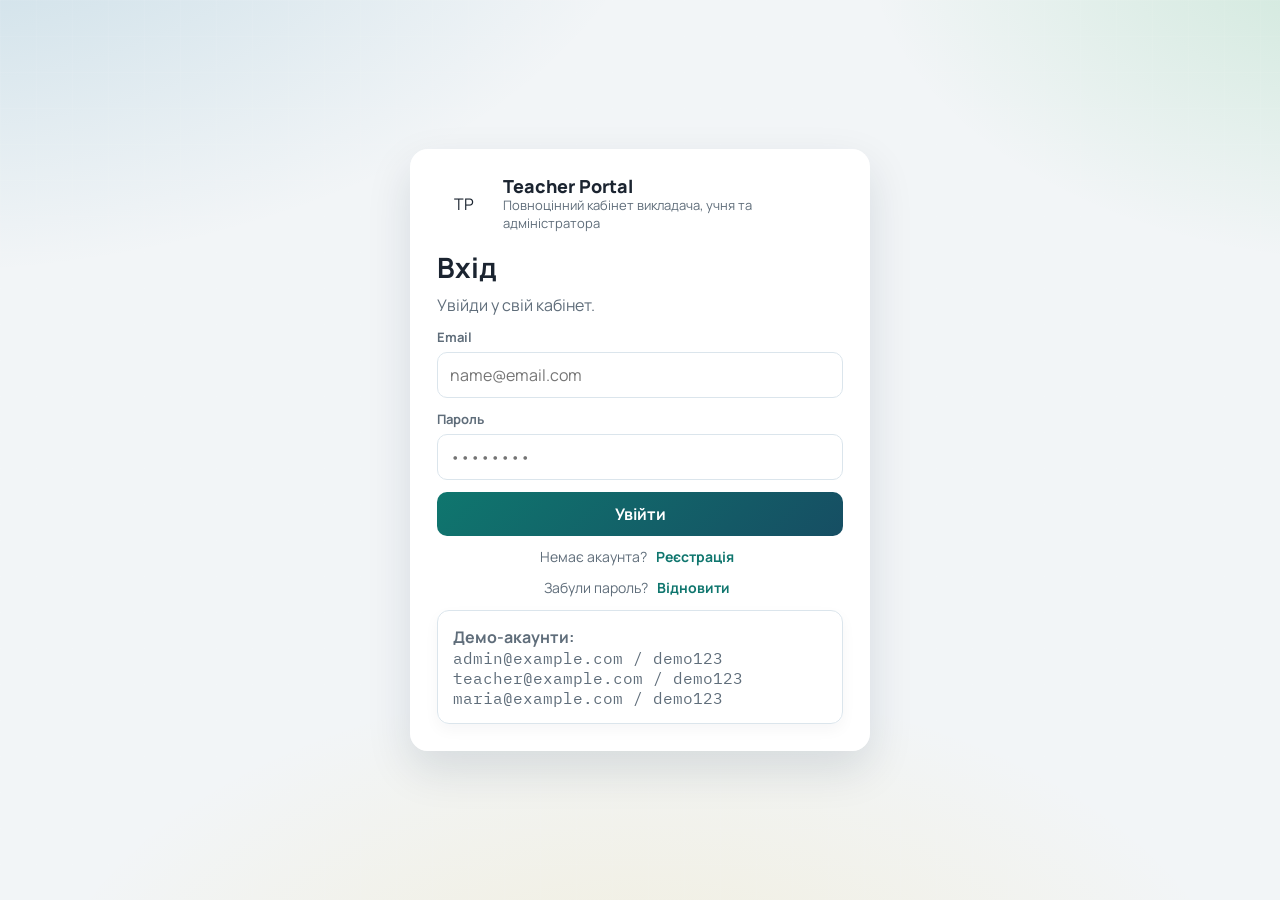
<file: index.new.html>
<!doctype html>
<html lang="uk">
<head>
  <meta charset="UTF-8" />
  <meta name="viewport" content="width=device-width, initial-scale=1.0" />
  <title>Teacher Portal - Кабінет викладача</title>
  <link rel="preconnect" href="https://fonts.googleapis.com" />
  <link rel="preconnect" href="https://fonts.gstatic.com" crossorigin />
  <link href="https://fonts.googleapis.com/css2?family=Manrope:wght@400;500;700;800&family=IBM+Plex+Mono:wght@400;500&display=swap" rel="stylesheet" />
  <link rel="stylesheet" href="./assets/styles.css" />
</head>
<body>
  <main id="appRoot"></main>
  <script src="./assets/app.js" defer></script>
</body>
</html>
</file>
<file: assets/styles.css>
:root {
  --bg: #f2f5f7;
  --surface: #ffffff;
  --surface-2: #f7fafc;
  --text: #1b2430;
  --muted: #5f6d7a;
  --line: #dbe5ec;
  --accent: #0f766e;
  --accent-2: #164e63;
  --danger: #dc2626;
  --success: #16a34a;
  --warning: #d97706;
  --radius: 12px;
  --shadow: 0 18px 45px rgba(7, 32, 55, 0.12);
}

* {
  box-sizing: border-box;
}

body {
  margin: 0;
  font-family: "Manrope", sans-serif;
  color: var(--text);
  background:
    radial-gradient(1300px 760px at -8% -20%, rgba(12, 113, 158, 0.22), transparent 60%),
    radial-gradient(900px 580px at 108% -8%, rgba(22, 163, 74, 0.18), transparent 58%),
    radial-gradient(1000px 620px at 50% 118%, rgba(234, 179, 8, 0.12), transparent 62%),
    var(--bg);
  min-height: 100vh;
  position: relative;
}

body::before {
  content: "";
  position: fixed;
  inset: 0;
  pointer-events: none;
  background:
    linear-gradient(rgba(255,255,255,0.22) 1px, transparent 1px),
    linear-gradient(90deg, rgba(255,255,255,0.22) 1px, transparent 1px);
  background-size: 36px 36px;
  opacity: 0.3;
  z-index: -1;
}

a {
  color: var(--accent);
}

.container {
  width: min(1180px, 94%);
  margin: 0 auto;
}

.auth-shell {
  min-height: 100vh;
  display: grid;
  place-items: center;
  padding: 26px 0;
}

.auth-card {
  width: min(460px, 94vw);
  background: rgba(255, 255, 255, 0.95);
  border: 1px solid rgba(255, 255, 255, 0.85);
  border-radius: 18px;
  padding: 26px;
  box-shadow: var(--shadow);
  backdrop-filter: blur(7px);
}

.brand {
  display: flex;
  align-items: center;
  gap: 12px;
  margin-bottom: 16px;
}

.brand-mark {
  width: 54px;
  height: 54px;
  flex: 0 0 auto;
  display: grid;
  place-items: center;
}

.horse-mark img {
  display: block;
  width: 100%;
  height: 100%;
  object-fit: contain;
}

.brand-title {
  font-size: 18px;
  font-weight: 800;
  line-height: 1.15;
}

.brand-sub {
  color: var(--muted);
  font-size: 13px;
}

h1 {
  margin: 0 0 8px;
  font-size: 28px;
}

p {
  margin: 0;
}

.muted {
  color: var(--muted);
}

.stack {
  display: grid;
  gap: 12px;
}

.field {
  display: grid;
  gap: 6px;
}

.field label {
  font-size: 13px;
  font-weight: 700;
  color: var(--muted);
}

.field-optional {
  font-weight: 500;
}

input,
select,
textarea,
button {
  font: inherit;
}

input,
select,
textarea {
  width: 100%;
  border: 1px solid var(--line);
  border-radius: 10px;
  padding: 11px 12px;
  background: white;
  color: var(--text);
}

textarea {
  min-height: 110px;
  resize: vertical;
}

input:focus,
select:focus,
textarea:focus {
  outline: 2px solid rgba(15, 118, 110, 0.14);
  border-color: var(--accent);
}

.row {
  display: flex;
  gap: 10px;
  align-items: center;
}

.row.wrap {
  flex-wrap: wrap;
}

.grid {
  display: grid;
  gap: 14px;
}

.grid.cols-2 {
  grid-template-columns: repeat(2, minmax(0, 1fr));
}

.btn {
  border: none;
  border-radius: 10px;
  padding: 11px 14px;
  cursor: pointer;
  font-weight: 700;
}

.btn.primary {
  background: linear-gradient(135deg, var(--accent), var(--accent-2));
  color: white;
}

.btn.secondary {
  background: #edf3f6;
  color: var(--text);
}

.btn.danger {
  background: #fee2e2;
  color: #991b1b;
}

.btn.small {
  padding: 7px 10px;
  border-radius: 8px;
  font-size: 13px;
}

.btn:disabled {
  opacity: 0.56;
  cursor: not-allowed;
}

.msg {
  border-radius: 10px;
  padding: 10px 12px;
  font-size: 14px;
}

.msg.error {
  background: #fee2e2;
  color: #991b1b;
  border: 1px solid #fecaca;
}

.msg.success {
  background: #dcfce7;
  color: #166534;
  border: 1px solid #bbf7d0;
}

.toggle-text {
  margin-top: 10px;
  text-align: center;
  color: var(--muted);
  font-size: 14px;
}

.toggle-text button {
  border: none;
  background: transparent;
  color: var(--accent);
  font-weight: 700;
  cursor: pointer;
}

.shell {
  min-height: 100vh;
}

.topbar {
  position: sticky;
  top: 0;
  z-index: 10;
  background: rgba(255, 255, 255, 0.84);
  backdrop-filter: blur(8px);
  border-bottom: 1px solid var(--line);
}

.topbar-inner {
  min-height: 72px;
  display: flex;
  justify-content: space-between;
  gap: 12px;
  align-items: center;
}

.role-badge {
  border-radius: 999px;
  padding: 4px 10px;
  font-size: 12px;
  font-weight: 700;
}

.role-admin {
  background: #fee2e2;
  color: #b91c1c;
}

.role-teacher {
  background: #dbeafe;
  color: #1d4ed8;
}

.role-student {
  background: #dcfce7;
  color: #15803d;
}

.tabs {
  display: flex;
  gap: 8px;
  margin: 16px 0;
  flex-wrap: wrap;
}

.tab-btn {
  border: 1px solid var(--line);
  background: white;
  border-radius: 999px;
  padding: 9px 12px;
  cursor: pointer;
  font-weight: 700;
  color: #304455;
}

.tab-btn.active {
  border-color: var(--accent);
  color: var(--accent);
  background: #ebfffc;
}

.panel {
  display: none;
}

.panel.active {
  display: block;
}

.card {
  border: 1px solid var(--line);
  border-radius: var(--radius);
  background: rgba(255, 255, 255, 0.9);
  box-shadow: 0 6px 15px rgba(7, 32, 55, 0.04);
  padding: 15px;
  backdrop-filter: blur(3px);
}

.card h3 {
  margin: 0 0 10px;
}

.list {
  display: grid;
  gap: 10px;
}

.item {
  border: 1px solid var(--line);
  border-radius: 10px;
  background: var(--surface-2);
  padding: 12px;
}

.item-head {
  display: flex;
  justify-content: space-between;
  gap: 8px;
  align-items: start;
}

.item-title {
  margin: 0;
  font-size: 16px;
}

.meta {
  margin-top: 5px;
  color: var(--muted);
  font-size: 13px;
}

.pill {
  display: inline-block;
  border-radius: 999px;
  padding: 4px 8px;
  font-size: 12px;
  font-weight: 700;
}

.pill.pending {
  background: #fef3c7;
  color: #92400e;
}

.pill.progress {
  background: #dbeafe;
  color: #1d4ed8;
}

.pill.done {
  background: #dcfce7;
  color: #166534;
}

.pill.cancelled {
  background: #fee2e2;
  color: #991b1b;
}

.mono {
  font-family: "IBM Plex Mono", monospace;
}

.filebox {
  background: #f8fafc;
  border: 1px dashed var(--line);
  border-radius: 9px;
  padding: 10px;
  margin-top: 8px;
}

.status-ok {
  color: var(--success);
  font-weight: 700;
}

.status-warn {
  color: var(--warning);
  font-weight: 700;
}

.danger-zone {
  border: 1px solid #fecaca;
  background: #fff1f2;
}

.hidden {
  display: none !important;
}

.calendar-layout {
  align-items: start;
}

.calendar-wrap {
  border: 1px solid var(--line);
  border-radius: 12px;
  padding: 10px;
  background: #fbfdff;
}

.calendar-toolbar {
  display: flex;
  justify-content: space-between;
  align-items: center;
  margin-bottom: 8px;
}

.calendar-grid {
  display: grid;
  grid-template-columns: repeat(7, minmax(0, 1fr));
  gap: 6px;
}

.calendar-grid.labels span {
  text-align: center;
  font-size: 12px;
  color: var(--muted);
  font-weight: 700;
}

.calendar-day {
  border: 1px solid var(--line);
  border-radius: 10px;
  min-height: 58px;
  background: white;
  cursor: pointer;
  display: flex;
  flex-direction: column;
  justify-content: space-between;
  align-items: flex-start;
  padding: 7px;
  color: var(--text);
}

.calendar-day.empty {
  border-style: dashed;
  background: #f8fafc;
  cursor: default;
}

.calendar-day.selected {
  border-color: var(--accent);
  box-shadow: inset 0 0 0 1px var(--accent);
}

.calendar-day.today {
  background: #ecfeff;
}

.calendar-count {
  align-self: flex-end;
  background: #dbeafe;
  color: #1d4ed8;
  border-radius: 999px;
  font-size: 11px;
  padding: 2px 7px;
  font-weight: 700;
}

.lesson-card {
  width: 100%;
  text-align: left;
  border: 1px solid var(--line);
  border-radius: 10px;
  padding: 10px;
  background: #f8fbff;
  cursor: pointer;
}

.lesson-card.active {
  border-color: var(--accent);
  background: #ecfeff;
}

.stats-grid {
  grid-template-columns: repeat(4, minmax(0, 1fr));
}

.stat-card {
  padding: 12px;
}

.stat-value {
  font-size: 30px;
  font-weight: 800;
  line-height: 1.1;
  margin-top: 6px;
  color: #0b3a53;
}

.lesson-card-head {
  display: flex;
  justify-content: space-between;
  gap: 8px;
  align-items: center;
  margin-bottom: 4px;
}

.modal {
  position: fixed;
  inset: 0;
  background: rgba(11, 18, 26, 0.45);
  display: none;
  align-items: center;
  justify-content: center;
  padding: 16px;
  z-index: 100;
}

.modal.open {
  display: flex;
}

.modal-card {
  width: min(700px, 95vw);
  max-height: 92vh;
  overflow: auto;
  background: white;
  border-radius: 16px;
  border: 1px solid var(--line);
  box-shadow: var(--shadow);
  padding: 16px;
}

.modal-head {
  display: flex;
  justify-content: space-between;
  align-items: center;
  gap: 8px;
  margin-bottom: 12px;
}

@media (max-width: 980px) {
  .grid.cols-2 {
    grid-template-columns: 1fr;
  }

  .stats-grid {
    grid-template-columns: repeat(2, minmax(0, 1fr));
  }
}

@media (max-width: 720px) {
  h1 {
    font-size: 24px;
  }

  .topbar-inner {
    min-height: 64px;
    align-items: start;
    padding: 10px 0;
    flex-direction: column;
  }

  .item-head {
    flex-direction: column;
  }
}

/* Production portal layout. The older prototype rules above remain isolated by its markup. */
.production-app {
  min-height: 100vh;
}

.wide-card {
  width: min(880px, 94vw);
  padding: 20px;
}

.plain-card {
  box-shadow: none;
  background: #fff;
}

.auth-columns,
.work-grid,
.calendar-workspace {
  display: grid;
  gap: 16px;
}

.auth-columns,
.work-grid {
  grid-template-columns: repeat(2, minmax(0, 1fr));
}

.auth-columns {
  align-items: stretch;
}

.auth-columns .plain-card {
  padding: 18px;
  height: 100%;
}

.auth-columns .stack {
  gap: 10px;
}

.auth-columns .field {
  gap: 5px;
}

.auth-columns input,
.auth-columns select {
  padding: 9px 10px;
}

.auth-columns .btn:not(.small) {
  padding: 10px 12px;
}

.auth-login-emblem {
  display: grid;
  place-items: center;
  margin: 2px 0 0;
}

.auth-login-mark {
  width: 196px;
  height: 196px;
}

.auth-login-mark img {
  filter: contrast(1.06) saturate(1.04);
}

.auth-columns.single-column {
  grid-template-columns: minmax(0, 1fr);
}

.student-internal-form {
  display: grid;
  gap: 16px;
}

.student-statistics {
  display: grid;
  gap: 14px;
  margin-top: 20px;
  padding-top: 18px;
  border-top: 1px solid var(--line);
}

.student-stats-head {
  display: flex;
  align-items: end;
  justify-content: space-between;
  gap: 16px;
}

.student-stats-head h3,
.student-finance h4 {
  margin: 0;
}

.student-stats-head .muted {
  margin: 4px 0 0;
}

.student-stats-range {
  display: flex;
  align-items: end;
  flex-wrap: wrap;
  gap: 8px;
}

.student-stats-range label {
  display: grid;
  gap: 5px;
  color: var(--muted);
  font-size: 13px;
  font-weight: 700;
}

.student-stats-range input {
  padding: 8px 10px;
}

.student-stats-panel,
.student-finance {
  display: grid;
  gap: 10px;
}

.student-stats-grid {
  display: grid;
  grid-template-columns: repeat(5, minmax(0, 1fr));
  gap: 10px;
}

.student-stats-grid.finance-grid {
  grid-template-columns: repeat(3, minmax(0, 1fr));
}

.student-statistic-metric {
  display: grid;
  gap: 5px;
  min-height: 82px;
  padding: 11px;
  border: 1px solid var(--line);
  border-radius: 10px;
  background: #fbfdff;
}

.student-statistic-metric span {
  color: var(--muted);
  font-size: 12px;
}

.student-statistic-metric strong {
  align-self: end;
  color: #0d3d50;
  font-size: 20px;
}

.student-finance-note {
  margin: 0;
  color: var(--muted);
  font-size: 13px;
}

.school-shell {
  min-height: 100vh;
  padding-bottom: 38px;
}

.school-header {
  position: sticky;
  top: 0;
  z-index: 10;
  border-bottom: 1px solid rgba(219, 229, 236, 0.85);
  background: rgba(250, 253, 254, 0.86);
  backdrop-filter: blur(14px);
}

.school-header-inner {
  min-height: 76px;
  display: flex;
  align-items: center;
  justify-content: space-between;
  gap: 16px;
}

.school-header .brand {
  margin: 0;
}

.header-actions,
.mode-switch,
.role-badges,
.role-options {
  display: flex;
  align-items: center;
  gap: 7px;
}

.header-actions {
  justify-content: flex-end;
}

.mode-switch {
  padding: 3px;
  border: 1px solid var(--line);
  border-radius: 10px;
  background: #fff;
}

.mode-switch-item {
  border: 0;
  border-radius: 7px;
  padding: 6px 9px;
  background: transparent;
  color: var(--muted);
  cursor: pointer;
  font: inherit;
  font-size: 12px;
  font-weight: 700;
}

.mode-switch-item.active {
  background: var(--accent-soft);
  color: var(--accent);
}

.school-layout {
  display: grid;
  grid-template-columns: 220px minmax(0, 1fr);
  gap: 26px;
  padding-top: 26px;
}

.school-nav {
  position: sticky;
  top: 100px;
  height: fit-content;
  display: grid;
  gap: 6px;
  padding: 8px;
  border: 1px solid rgba(219, 229, 236, 0.9);
  border-radius: 14px;
  background: rgba(255, 255, 255, 0.68);
  backdrop-filter: blur(8px);
}

.nav-item {
  border: 0;
  border-radius: 9px;
  padding: 10px 12px;
  color: #425466;
  background: transparent;
  text-align: left;
  cursor: pointer;
  font-weight: 700;
}

.nav-item:hover,
.nav-item.active {
  background: #e7f7f4;
  color: #0f625c;
}

.school-content {
  min-width: 0;
  display: grid;
  gap: 18px;
}

.page-heading {
  display: flex;
  justify-content: space-between;
  gap: 18px;
  align-items: end;
}

.page-heading h1 {
  font-size: clamp(25px, 3vw, 34px);
  letter-spacing: -0.7px;
}

.eyebrow {
  margin-bottom: 5px;
  color: #0f766e;
  font-size: 12px;
  font-weight: 800;
  letter-spacing: 0.08em;
  text-transform: uppercase;
}

.metric-grid {
  display: grid;
  grid-template-columns: repeat(5, minmax(0, 1fr));
  gap: 12px;
}

.metric-card {
  min-height: 118px;
  padding: 15px;
  border: 1px solid rgba(219, 229, 236, 0.96);
  border-radius: 13px;
  background: rgba(255, 255, 255, 0.82);
  box-shadow: 0 6px 18px rgba(7, 32, 55, 0.035);
}

.metric-card strong {
  display: block;
  margin: 7px 0 2px;
  color: #0d3d50;
  font-size: 25px;
  line-height: 1.16;
}

.metric-label {
  color: #526578;
  font-size: 12px;
  font-weight: 700;
}

.calendar-workspace {
  grid-template-columns: minmax(0, 1.4fr) minmax(280px, 0.8fr);
  align-items: start;
}

.calendar-actions,
.calendar-header {
  display: flex;
  justify-content: space-between;
  align-items: center;
  gap: 10px;
}

.calendar-actions {
  margin-bottom: 14px;
}

.calendar-actions h2,
.card h2 {
  margin: 0 0 12px;
  font-size: 18px;
}

.calendar-actions h2 {
  margin: 0;
}

.calendar-header {
  margin-bottom: 12px;
  text-transform: capitalize;
}

.icon-btn {
  display: grid;
  width: 34px;
  height: 34px;
  place-items: center;
  border: 1px solid var(--line);
  border-radius: 9px;
  background: #fff;
  color: #17445a;
  cursor: pointer;
  font-size: 24px;
  line-height: 1;
}

.calendar-weekdays {
  display: grid;
  grid-template-columns: repeat(7, minmax(0, 1fr));
  margin-bottom: 6px;
}

.calendar-weekdays span {
  color: var(--muted);
  text-align: center;
  font-size: 11px;
  font-weight: 800;
}

.calendar-grid .calendar-day {
  display: flex;
  justify-content: space-between;
  align-items: flex-start;
  min-height: 64px;
  padding: 8px;
  color: var(--text);
  font-weight: 700;
}

.calendar-grid .calendar-day.blank {
  min-height: 64px;
  border-style: dashed;
  opacity: 0.35;
}

.calendar-count {
  background: #d2f2ed;
  color: #0b635d;
}

.day-column {
  min-height: 300px;
}

.day-column > .list {
  margin-top: 10px;
}

.status,
.submission-status {
  display: inline-flex;
  width: fit-content;
  border-radius: 999px;
  padding: 4px 8px;
  font-size: 11px;
  font-weight: 800;
  white-space: nowrap;
}

.status-planned,
.submission-not_started {
  background: #e8eff7;
  color: #38617b;
}

.status-completed,
.submission-reviewed {
  background: #dff7e9;
  color: #167341;
}

.status-cancelled,
.submission-needs_revision {
  background: #fff0d9;
  color: #a4510d;
}

.status-cancelled_paid,
.submission-submitted {
  background: #f1e8ff;
  color: #7041a8;
}

.lesson-focus {
  display: grid;
  gap: 4px;
}

.lesson-homework {
  display: grid;
  gap: 8px;
  margin-top: 12px;
}

.linked-homework-card {
  display: grid;
  gap: 3px;
}

.homework-preview {
  display: grid;
  gap: 9px;
}

.homework-text p {
  margin: 5px 0 0;
  white-space: pre-wrap;
}

.exercise-layout {
  display: grid;
  grid-template-columns: minmax(260px, 0.9fr) minmax(0, 1.4fr);
  gap: 16px;
  align-items: start;
}

.exercise-kind-fields {
  display: none;
  gap: 10px;
}

.exercise-kind-fields.is-visible {
  display: grid;
}

.exercise-import-fields {
  display: grid;
  gap: 8px;
}

.exercise-import-fields.is-hidden {
  display: none;
}

.exercise-import-preview:not(:empty) {
  display: grid;
  gap: 8px;
}

.exercise-import-list {
  display: grid;
  gap: 5px;
  margin: 0;
  padding-left: 22px;
  color: var(--ink);
}

.exercise-kind-badge,
.exercise-status {
  display: inline-flex;
  width: fit-content;
  border-radius: 999px;
  padding: 4px 8px;
  font-size: 11px;
  font-weight: 800;
  white-space: nowrap;
}

.exercise-kind-badge {
  color: #38617b;
  background: #e8eff7;
}

.exercise-status-not_started {
  color: #38617b;
  background: #e8eff7;
}

.exercise-status-completed,
.exercise-status-reviewed {
  color: #167341;
  background: #dff7e9;
}

.exercise-status-submitted {
  color: #7041a8;
  background: #f1e8ff;
}

.exercise-prompt {
  margin-top: 8px;
  white-space: pre-wrap;
  line-height: 1.55;
}

.exercise-link {
  display: inline-block;
  margin-top: 8px;
  color: #0f766e;
  font-size: 13px;
  font-weight: 800;
}

.exercise-assignment-card {
  display: grid;
  gap: 3px;
}

.exercise-options {
  display: grid;
  gap: 8px;
}

.exercise-option {
  display: flex;
  align-items: center;
  gap: 9px;
  padding: 10px 12px;
  border: 1px solid var(--line);
  border-radius: 9px;
  background: #fbfdff;
  cursor: pointer;
}

.exercise-option:has(input:checked) {
  border-color: var(--accent);
  background: #ecfeff;
}

.exercise-option input {
  width: auto;
  margin: 0;
}

.homework-exercises {
  display: grid;
  gap: 12px;
  margin-top: 16px;
}

.homework-exercises h3 {
  margin: 0;
}

.exercise-homework {
  display: grid;
  gap: 8px;
}

.exercise-summary,
.teacher-exercise-summary {
  display: flex;
  align-items: center;
  justify-content: space-between;
  gap: 12px;
  cursor: pointer;
}

.exercise-summary {
  padding: 1px 0;
}

.exercise-homework-content {
  display: grid;
  gap: 8px;
  margin-top: 12px;
}

.exercise-question-list {
  display: grid;
  gap: 12px;
}

.exercise-question {
  display: grid;
  gap: 9px;
  min-width: 0;
  margin: 0;
  padding: 12px;
  border: 1px solid var(--line);
  border-radius: 10px;
  background: #fbfdff;
}

.exercise-question legend {
  padding: 0 4px;
  color: var(--ink);
  font-weight: 750;
}

.exercise-question label {
  display: grid;
  gap: 8px;
  color: var(--ink);
  font-weight: 750;
}

.exercise-question.is-correct {
  border-color: #86d3a5;
  background: #f0fcf4;
}

.exercise-question.is-incorrect {
  border-color: #f2aaa9;
  background: #fff7f7;
}

.exercise-option.is-correct {
  border-color: #86d3a5;
  background: #e6f9ed;
}

.exercise-option.is-incorrect {
  border-color: #f2aaa9;
  background: #ffeaea;
}

.exercise-question input.is-correct {
  border-color: #4ba970;
  background: #f4fcf6;
}

.exercise-question input.is-incorrect {
  border-color: #dc7774;
  background: #fffafa;
}

.word-order-question,
.word-order-answer,
.word-order-bank {
  display: grid;
  gap: 8px;
}

.word-order-answer-tokens,
.word-order-bank-tokens {
  display: flex;
  flex-wrap: wrap;
  gap: 7px;
  min-height: 42px;
  padding: 8px;
  border: 1px dashed var(--line);
  border-radius: 8px;
  background: #fff;
}

.word-order-answer-tokens {
  border-color: #8ec8c2;
  background: #f4fbfa;
}

.word-order-answer-token,
.word-order-bank-token {
  border: 1px solid #b8ded9;
  border-radius: 8px;
  padding: 7px 10px;
  color: #155e63;
  background: #fff;
  cursor: pointer;
  font: inherit;
  font-size: 14px;
  font-weight: 750;
}

.word-order-answer-token {
  border-color: #8ec8c2;
  background: #dff4f0;
}

.word-order-bank-token:hover:not(:disabled) {
  border-color: var(--accent);
  background: #eaf7f5;
}

.word-order-bank-token:disabled {
  cursor: default;
  opacity: 0.45;
}

.matching-board {
  display: grid;
  gap: 10px;
}

.matching-columns {
  display: grid;
  grid-template-columns: repeat(2, minmax(0, 1fr));
  gap: 10px;
}

.matching-column,
.matching-list {
  display: grid;
  gap: 7px;
}

.matching-column {
  padding: 10px;
  border: 1px solid var(--line);
  border-radius: 10px;
  background: #fbfdff;
}

.matching-option {
  display: flex;
  width: 100%;
  min-height: 40px;
  align-items: center;
  justify-content: space-between;
  gap: 8px;
  border: 1px solid var(--line);
  border-radius: 8px;
  padding: 8px 10px;
  color: var(--ink);
  background: #fff;
  cursor: pointer;
  font: inherit;
  text-align: left;
}

.matching-option:hover:not(:disabled) {
  border-color: var(--accent);
  background: #eaf7f5;
}

.matching-option small {
  color: var(--muted);
  font-size: 12px;
  text-align: right;
}

.matching-option.is-selected {
  border-color: #16877f;
  box-shadow: 0 0 0 2px rgba(22, 135, 127, 0.14);
}

.matching-option.is-matched {
  border-color: #8ec8c2;
  background: #f4fbfa;
}

.matching-option.is-used,
.matching-option:disabled {
  cursor: default;
  opacity: 0.48;
}

.matching-left.is-correct {
  border-color: #86d3a5;
  background: #e6f9ed;
}

.matching-left.is-incorrect {
  border-color: #f2aaa9;
  background: #ffeaea;
}

.exercise-feedback {
  margin: 0;
  font-size: 13px;
  font-weight: 800;
}

.exercise-feedback.is-correct {
  color: #167341;
}

.exercise-feedback.is-incorrect {
  color: #b64744;
}

.teacher-homework-exercises {
  display: grid;
  gap: 10px;
  margin-top: 14px;
}

.teacher-homework-exercises h3 {
  margin: 0;
  font-size: 16px;
}

.teacher-homework-exercise {
  display: grid;
  gap: 9px;
  padding: 12px;
  border: 1px solid var(--line);
  border-radius: 10px;
  background: #fbfdff;
}

.teacher-homework-exercise-content {
  display: grid;
  gap: 9px;
  margin-top: 10px;
}

.teacher-exercise-attempts {
  display: grid;
  gap: 8px;
}

.teacher-exercise-attempt {
  border: 1px solid var(--line);
  border-radius: 9px;
  background: #fff;
}

.teacher-exercise-attempt summary {
  display: flex;
  justify-content: space-between;
  gap: 12px;
  padding: 10px 12px;
  cursor: pointer;
}

.teacher-exercise-answers {
  display: grid;
  gap: 9px;
  padding: 0 12px 12px;
}

.teacher-exercise-question {
  display: grid;
  gap: 8px;
  padding: 10px;
  border-left: 3px solid var(--line);
  background: #fbfdff;
}

.teacher-exercise-question.is-correct {
  border-left-color: #4ba970;
  background: #f4fcf6;
}

.teacher-exercise-question.is-incorrect {
  border-left-color: #dc7774;
  background: #fffafa;
}

.teacher-exercise-options {
  display: grid;
  gap: 5px;
}

.teacher-exercise-option,
.teacher-exercise-text-answer {
  display: flex;
  justify-content: space-between;
  gap: 10px;
  padding: 7px 9px;
  border: 1px solid var(--line);
  border-radius: 7px;
  background: #fff;
}

.teacher-exercise-option span {
  color: var(--muted);
  font-size: 12px;
  font-weight: 750;
  white-space: nowrap;
}

.teacher-exercise-option.is-correct,
.teacher-exercise-text-answer.is-correct {
  border-color: #86d3a5;
  background: #e6f9ed;
}

.teacher-exercise-option.is-incorrect,
.teacher-exercise-text-answer.is-incorrect {
  border-color: #f2aaa9;
  background: #ffeaea;
}

.wordwall-box {
  display: grid;
  gap: 8px;
  margin-top: 12px;
  padding: 12px;
  border: 1px dashed #8ec8c2;
  border-radius: 10px;
  background: #f4fbfa;
}

.wordwall-box p {
  margin: 0;
  color: var(--muted);
  line-height: 1.55;
}

.two-fields,
.three-fields {
  display: grid;
  grid-template-columns: repeat(2, minmax(0, 1fr));
  gap: 10px;
}

.three-fields {
  grid-template-columns: repeat(3, minmax(0, 1fr));
}

select[multiple] {
  min-height: 120px;
}

.relation-summary,
.relation-editor-actions {
  display: flex;
  align-items: center;
  flex-wrap: wrap;
  gap: 8px;
}

.relation-summary .item-actions {
  margin-left: auto;
}

.relation-editor,
.user-editor {
  display: grid;
  gap: 10px;
  margin-top: 12px;
  padding-top: 12px;
  border-top: 1px dashed var(--line);
}

.relation-editor .field {
  max-width: 360px;
}

.user-editor .two-fields {
  max-width: 760px;
}

.chip-row {
  display: flex;
  flex-wrap: wrap;
  gap: 8px;
}

.subject-chip {
  display: inline-flex;
  align-items: center;
  gap: 7px;
  padding: 7px 9px;
  border: 1px solid var(--line);
  border-radius: 999px;
  background: #f8fbfc;
  font-size: 13px;
  font-weight: 700;
}

.subject-chip i {
  width: 9px;
  height: 9px;
  border-radius: 50%;
}

.inline-form {
  display: flex;
  flex-wrap: wrap;
  align-items: center;
  gap: 7px;
  margin-top: 10px;
}

.inline-form select {
  width: auto;
  min-width: 140px;
  padding: 7px 9px;
}

.role-options {
  flex-wrap: wrap;
}

.role-option {
  display: inline-flex;
  align-items: center;
  gap: 5px;
  color: var(--text);
  font-size: 13px;
  font-weight: 700;
  cursor: pointer;
}

.role-option input {
  width: auto;
  margin: 0;
}

.amount-positive {
  color: #167341;
}

.amount-negative {
  color: #b42318;
}

.process-note,
.feedback-box {
  border-left: 3px solid #38a99f;
  border-radius: 8px;
  background: #f0faf8;
  padding: 12px;
  color: #31505a;
  line-height: 1.75;
}

.feedback-box {
  margin-top: 12px;
}

.attachment-list {
  display: grid;
  gap: 6px;
  margin-top: 10px;
}

.attachment {
  width: fit-content;
  max-width: 100%;
  overflow: hidden;
  border: 0;
  padding: 0;
  color: #0f766e;
  background: transparent;
  cursor: pointer;
  text-align: left;
  text-overflow: ellipsis;
  white-space: nowrap;
  font-size: 13px;
  font-weight: 700;
}

.attachment span {
  color: var(--muted);
  font-weight: 500;
}

.item-actions {
  display: flex;
  align-items: center;
  justify-content: flex-end;
  flex-wrap: wrap;
  gap: 8px;
}

.student-internal-card {
  margin-top: 16px;
}

.compact-grid {
  margin-top: 14px;
  align-items: start;
}

.note-list {
  display: grid;
  gap: 8px;
}

.internal-note {
  display: grid;
  gap: 5px;
  padding: 10px 12px;
  border: 1px solid var(--line);
  border-radius: 10px;
  background: #fbfdff;
  line-height: 1.5;
}

.media-capture {
  width: fit-content;
}

.media-capture-row {
  display: flex;
  flex-wrap: wrap;
  gap: 8px;
}

.media-capture-compact {
  border: 1px solid #b8ded9;
  border-radius: 8px;
  padding: 7px 10px;
  color: #0f766e;
  background: #f1faf8;
  cursor: pointer;
  font: inherit;
  font-size: 13px;
  font-weight: 800;
}

.media-capture-compact:hover {
  border-color: var(--accent);
  background: #e5f6f3;
}

.media-capture-details {
  display: none;
}

.media-capture.is-active,
.media-capture.has-recording {
  width: 100%;
}

.media-capture.is-active .media-capture-compact,
.media-capture.has-recording .media-capture-compact {
  display: none;
}

.media-capture.is-active .media-capture-details,
.media-capture.has-recording .media-capture-details {
  display: grid;
  gap: 8px;
  padding: 11px;
  border: 1px dashed #8ec8c2;
  border-radius: 10px;
  background: #f4fbfa;
}

.media-capture-actions {
  display: flex;
  flex-wrap: wrap;
  gap: 8px;
}

.media-preview audio,
.media-preview video {
  display: block;
  width: 100%;
  max-width: 340px;
}

.empty-state {
  padding: 16px;
  border: 1px dashed var(--line);
  border-radius: 10px;
  color: var(--muted);
  background: #fbfdff;
  text-align: center;
  font-size: 14px;
}

.exercise-group-chips {
  display: flex;
  flex-wrap: wrap;
  gap: 8px;
  margin-top: 14px;
}

.exercise-group-chip {
  display: inline-flex;
  align-items: center;
  gap: 7px;
  padding: 6px 8px 6px 10px;
  border: 1px solid #b8ded9;
  border-radius: 999px;
  color: #0f766e;
  background: #f1faf8;
  font-size: 13px;
  font-weight: 800;
}

.exercise-group-chip button {
  width: 19px;
  height: 19px;
  border: 0;
  border-radius: 50%;
  color: #7a3030;
  background: #fde8e8;
  cursor: pointer;
  font: inherit;
  font-size: 16px;
  line-height: 1;
}

.exercise-library-groups {
  display: grid;
  gap: 18px;
}

.exercise-library-group {
  display: grid;
  gap: 8px;
}

.exercise-library-group h3 {
  margin: 0;
  font-size: 15px;
}

.exercise-template-picker {
  display: grid;
  gap: 10px;
}

.exercise-template-picker .field {
  margin: 0;
}

.exercise-template-picker-groups {
  display: grid;
  gap: 8px;
}

.exercise-template-picker-group {
  overflow: hidden;
  border: 1px solid var(--line);
  border-radius: 10px;
  background: #fff;
}

.exercise-template-picker-group summary {
  display: flex;
  align-items: center;
  justify-content: space-between;
  gap: 10px;
  padding: 10px 12px;
  cursor: pointer;
}

.exercise-template-picker-options {
  display: grid;
  gap: 6px;
  padding: 0 10px 10px;
}

.exercise-template-picker-option {
  display: grid;
  grid-template-columns: auto minmax(0, 1fr) auto;
  align-items: center;
  gap: 8px;
  padding: 8px 9px;
  border-radius: 8px;
  background: #f7fbfc;
  color: var(--text);
  cursor: pointer;
  font-size: 14px;
}

.exercise-template-picker-option:hover {
  background: #eaf7f5;
}

.exercise-template-picker-option input {
  width: auto;
  margin: 0;
}

.exercise-template-picker-option small {
  color: var(--muted);
  font-size: 12px;
  text-align: right;
}

.exercise-template-picker-group[hidden],
.exercise-template-picker-option[hidden] {
  display: none;
}

.sr-only {
  position: absolute;
  width: 1px;
  height: 1px;
  padding: 0;
  overflow: hidden;
  clip: rect(0, 0, 0, 0);
  white-space: nowrap;
  border: 0;
}

.homework-filters {
  display: grid;
  grid-template-columns: repeat(2, minmax(0, 1fr));
  gap: 10px;
  margin: 0 0 14px;
}

.student-homework-filters {
  max-width: 300px;
}

.loading-overlay {
  position: fixed;
  inset: 0;
  z-index: 100;
  display: none;
  place-content: center;
  justify-items: center;
  gap: 10px;
  color: #fff;
  background: rgba(17, 42, 57, 0.38);
  backdrop-filter: blur(2px);
  font-weight: 800;
}

.loading-overlay.is-visible {
  display: grid;
}

/* Horse loading
.loading-horse {
  width: 72px;
  height: 96px;
  display: block;
  background: url("./running-horse-sprite.png") 0 0 / 400% 100% no-repeat;
  filter: drop-shadow(0 3px 3px rgba(3, 30, 38, 0.3));
  animation: horse-gallop 0.92s steps(1, end) infinite;
}
*/

/* Horse loading with background
.loading-horse {
  position: relative;
  width: 176px;
  height: 108px;
  display: grid;
  place-items: center;
  overflow: hidden;
  border-radius: 18px;
  background: url("./loader-meadow-background.jpg") center / cover no-repeat;
  box-shadow: inset 0 0 0 1px rgba(255, 255, 255, 0.32), 0 10px 20px rgba(4, 24, 34, 0.24);
}

.loading-horse::before {
  content: "";
  position: absolute;
  z-index: 0;
  left: 50%;
  bottom: 17px;
  width: 76px;
  height: 9px;
  border-radius: 50%;
  background: rgba(23, 63, 35, 0.33);
  filter: blur(3px);
  transform: translateX(-50%);
}

.loading-horse-sprite {
  position: relative;
  z-index: 1;
  width: 72px;
  height: 96px;
  display: block;
  background: url("./running-horse-sprite.png") 0 0 / 400% 100% no-repeat;
  filter: drop-shadow(0 3px 3px rgba(3, 30, 38, 0.3));
  animation: horse-gallop 0.92s steps(1, end) infinite;
}
*/

/* Shared animation for the two horse loading variants above.
@keyframes horse-gallop {
  0%, 24.99% { background-position: 0 0; }
  25%, 49.99% { background-position: 33.333% 0; }
  50%, 74.99% { background-position: 66.667% 0; }
  75%, 100% { background-position: 100% 0; }
}
*/

.loading-spinner {
  width: 38px;
  height: 38px;
  border: 4px solid rgba(255, 255, 255, 0.36);
  border-top-color: #fff;
  border-radius: 50%;
  box-sizing: border-box;
  filter: drop-shadow(0 2px 3px rgba(3, 30, 38, 0.24));
  animation: loading-spin 0.82s linear infinite;
}

@keyframes loading-spin {
  to { transform: rotate(360deg); }
}

@media (prefers-reduced-motion: reduce) {
  .loading-spinner {
    animation: none;
  }
}

.calendar-sync-card,
.student-conditions,
.topic-progress-preview {
  display: flex;
  justify-content: space-between;
  align-items: center;
  gap: 14px;
  margin: 14px 0;
  padding: 13px 15px;
  border: 1px solid #b8ded9;
  border-radius: 12px;
  background: #f2fbfa;
}

.student-conditions {
  display: grid;
  margin: 0 0 16px;
  border-color: #d5dfeb;
  background: rgba(255, 255, 255, 0.86);
}

.conditions-text {
  line-height: 1.62;
  white-space: normal;
}

.student-conditions .item-actions {
  justify-content: flex-start;
}

.homework-card,
.homework-review-item {
  padding: 0;
  overflow: hidden;
}

.homework-card-summary,
.homework-card-content {
  padding: 16px;
}

.homework-card-summary {
  display: flex;
  align-items: center;
  justify-content: space-between;
  gap: 14px;
  cursor: pointer;
  list-style: none;
}

.homework-card-summary::-webkit-details-marker {
  display: none;
}

.homework-summary-actions {
  display: flex;
  align-items: center;
  gap: 8px;
  margin-left: auto;
  flex-shrink: 0;
}

.details-toggle {
  display: inline-flex;
  align-items: center;
  min-height: 30px;
  padding: 0 10px;
  border-radius: 8px;
  background: var(--surface-2);
  color: var(--accent-2);
  font-size: 12px;
  font-weight: 800;
}

details[open] > .homework-card-summary .details-toggle {
  font-size: 0;
}

details[open] > .homework-card-summary .details-toggle::after {
  content: "Згорнути";
  font-size: 12px;
}

.homework-card-content {
  display: grid;
  gap: 12px;
  border-top: 1px solid var(--line);
}

.modal-backdrop {
  position: fixed;
  z-index: 70;
  inset: 0;
  display: grid;
  align-items: start;
  overflow: auto;
  padding: 28px;
  background: rgba(19, 40, 54, 0.42);
}

.student-card-modal,
.topic-progress-modal {
  width: min(1040px, 100%);
  margin: 0 auto;
  box-shadow: 0 24px 64px rgba(7, 32, 55, 0.28);
}

.topic-modal-backdrop {
  z-index: 80;
}

.topic-progress-modal {
  width: min(780px, 100%);
}

.topic-create-form {
  display: grid;
  grid-template-columns: minmax(0, 1fr) minmax(210px, 0.7fr) auto;
  align-items: end;
  gap: 10px;
  margin: 16px 0;
  padding: 14px;
  border: 1px solid var(--line);
  border-radius: 11px;
  background: var(--surface-2);
}

.topic-tree ul {
  display: grid;
  gap: 8px;
  margin: 0;
  padding-left: 22px;
  list-style: none;
}

.topic-tree > ul {
  padding-left: 0;
}

.topic-row {
  display: flex;
  align-items: center;
  justify-content: space-between;
  gap: 10px;
  padding: 9px 10px;
  border: 1px solid var(--line);
  border-radius: 9px;
  background: #fff;
}

.topic-row label {
  display: flex;
  align-items: center;
  gap: 9px;
  min-width: 0;
  font-weight: 700;
}

.topic-row input {
  width: auto;
  margin: 0;
}

.topic-row .is-completed {
  color: #167341;
  text-decoration: line-through;
}

body.is-loading {
  cursor: progress;
}

@media (max-width: 1080px) {
  .metric-grid,
  .student-stats-grid {
    grid-template-columns: repeat(3, minmax(0, 1fr));
  }
}

@media (max-width: 820px) {
  .school-layout {
    grid-template-columns: 1fr;
    gap: 16px;
    padding-top: 16px;
  }

  .exercise-layout {
    grid-template-columns: 1fr;
  }

  .matching-columns {
    grid-template-columns: 1fr;
  }

  .school-nav {
    position: static;
    display: flex;
    overflow-x: auto;
  }

  .nav-item {
    white-space: nowrap;
  }

  .calendar-workspace,
  .auth-columns,
  .work-grid {
    grid-template-columns: 1fr;
  }

  .homework-filters {
    grid-template-columns: 1fr;
  }
}

@media (max-width: 560px) {
  .school-header-inner {
    min-height: 68px;
  }

  .header-actions {
    gap: 5px;
  }

  .mode-switch-item {
    padding: 5px 7px;
    font-size: 11px;
  }

  .school-header .brand-mark {
    width: 44px;
    height: 44px;
  }

  .auth-login-mark {
    width: 158px;
    height: 158px;
  }

  .metric-grid,
  .two-fields,
  .three-fields,
  .student-stats-grid {
    grid-template-columns: repeat(2, minmax(0, 1fr));
  }

  .student-stats-grid.finance-grid {
    grid-template-columns: 1fr;
  }

  .student-stats-head {
    align-items: stretch;
    flex-direction: column;
  }

  .student-stats-range {
    align-items: stretch;
    display: grid;
    grid-template-columns: repeat(2, minmax(0, 1fr));
  }

  .student-stats-range .btn {
    grid-column: 1 / -1;
  }

  .metric-card {
    min-height: 96px;
    padding: 12px;
  }

  .metric-card strong {
    font-size: 20px;
  }

  .calendar-grid {
    gap: 4px;
  }

  .calendar-grid .calendar-day,
  .calendar-grid .calendar-day.blank {
    min-height: 49px;
    padding: 6px;
  }

  .page-heading h1 {
    font-size: 26px;
  }

  .modal-backdrop {
    padding: 12px;
  }

  .calendar-sync-card,
  .topic-progress-preview,
  .topic-row {
    align-items: stretch;
    flex-direction: column;
  }

  .topic-create-form {
    grid-template-columns: 1fr;
  }

  .homework-card-summary {
    align-items: flex-start;
  }
}
</file>
